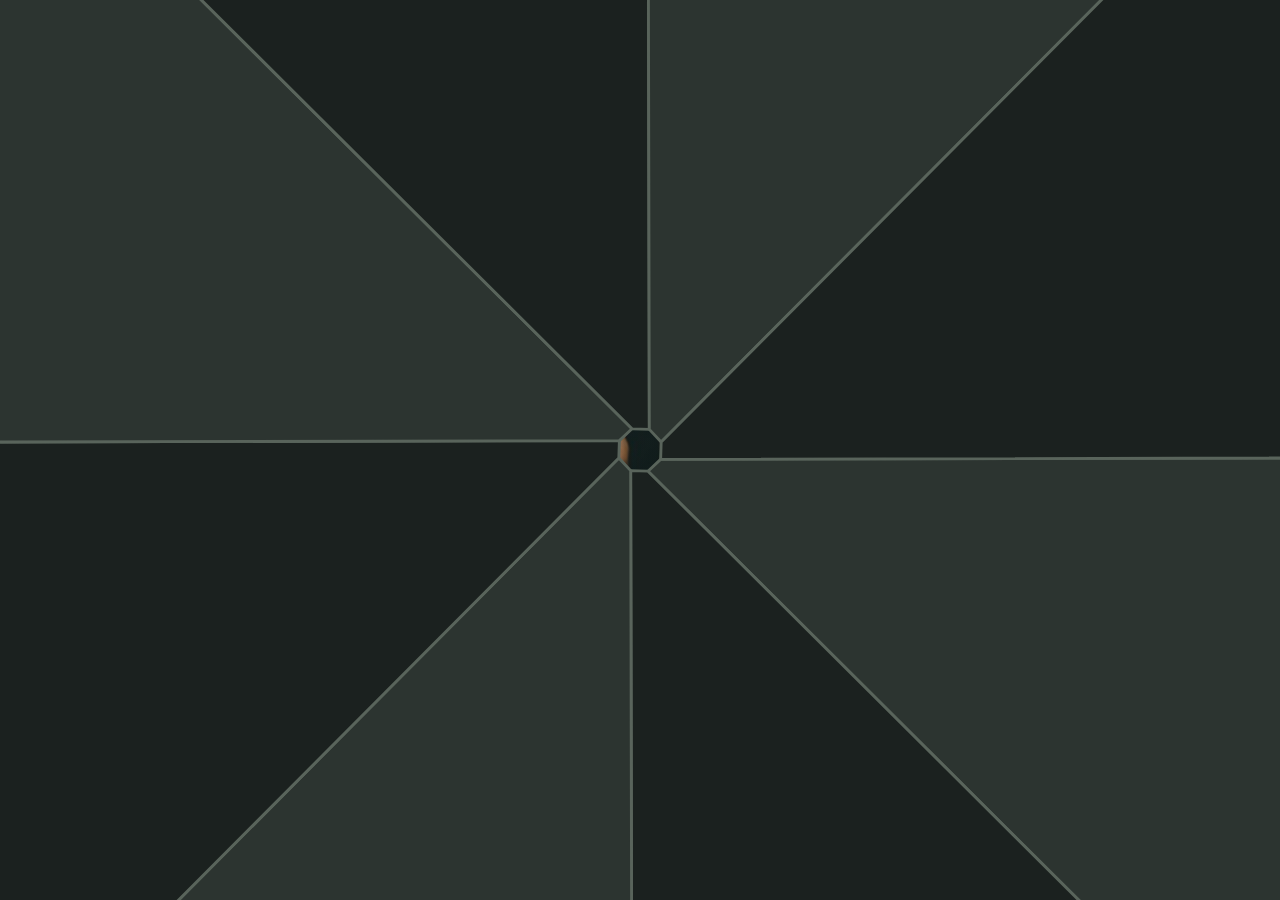
<file: index.html>
<!doctype html>
<html lang="ru">
  <head>
    <meta charset="utf-8" />
    <meta content="width=device-width,initial-scale=1" name="viewport" />
    <meta content="#202222" name="theme-color" />
    <meta content="by.erzhee" name="description" />
    <title>by.erzhee</title>
    <link href="https://fonts.googleapis.com" rel="preconnect" />
    <link
      href="https://fonts.googleapis.com/css2?family=Oswald:wght@500;600;700&amp;family=Manrope:wght@400;500;600;700;800&amp;display=swap"
      rel="stylesheet"
    />
    <link href="assets/css/main.css" rel="stylesheet" />
    <script src="assets/js/intro-bootstrap.js"></script>
  </head>
  <body class="home-page">
    <header id="site-header"></header>
    <!-- Общая шапка для всех страниц. Меняется в assets/js/header.js. -->
    <script src="assets/js/header.js"></script>
    <main id="main">
      <section class="hero" id="home">
        <div aria-label="Коллажи проектов" class="hero-collages">
          <noscript>
            <img
              alt="Портрет из проекта Лица"
              class="collage-fallback"
              src="assets/images/hero.png"
            />
          </noscript>
        </div>
        <div class="hero-shade"></div>
        <p class="eyebrow hero-label">ПОРТФОЛИО / ФОТОГРАФИЯ</p>
        <div class="hero-copy">
          <h1>ЛЮДИ.<br /><span>И ИХ ИСТОРИИ.</span></h1>
          <p class="hero-description">
            Снимаю портреты, концерты и повседневную жизнь. Здесь — избранные серии и отдельные
            кадры.
          </p>
          <a class="button" href="works.html">СМОТРЕТЬ РАБОТЫ</a>
        </div>
        <span class="corner tl"></span>
        <span class="corner br"></span>
        <div class="hero-bottom">
          <a class="current-project" data-current-project="" href="project-faces.html">
            <small>В КАДРЕ /</small><span data-current-title="">ЛИЦА</span>
          </a>
          <div class="collage-controls">
            <span data-collage-count="">01 / 03</span>
            <div aria-label="Выбор проекта" class="collage-dots" role="group"></div>
            <button aria-label="Предыдущий коллаж" data-collage-prev="" type="button"></button>
            <button aria-label="Приостановить смену коллажей" data-collage-pause="" type="button"></button>
            <button aria-label="Следующий коллаж" data-collage-next="" type="button"></button>
          </div>
        </div>
      </section>
    </main>
    <script src="assets/js/app.js"></script>
    <script src="assets/js/intro.js"></script>
    <script src="assets/js/projects.js"></script>
    <script src="assets/js/collage.js"></script>
  </body>
</html>
</file>
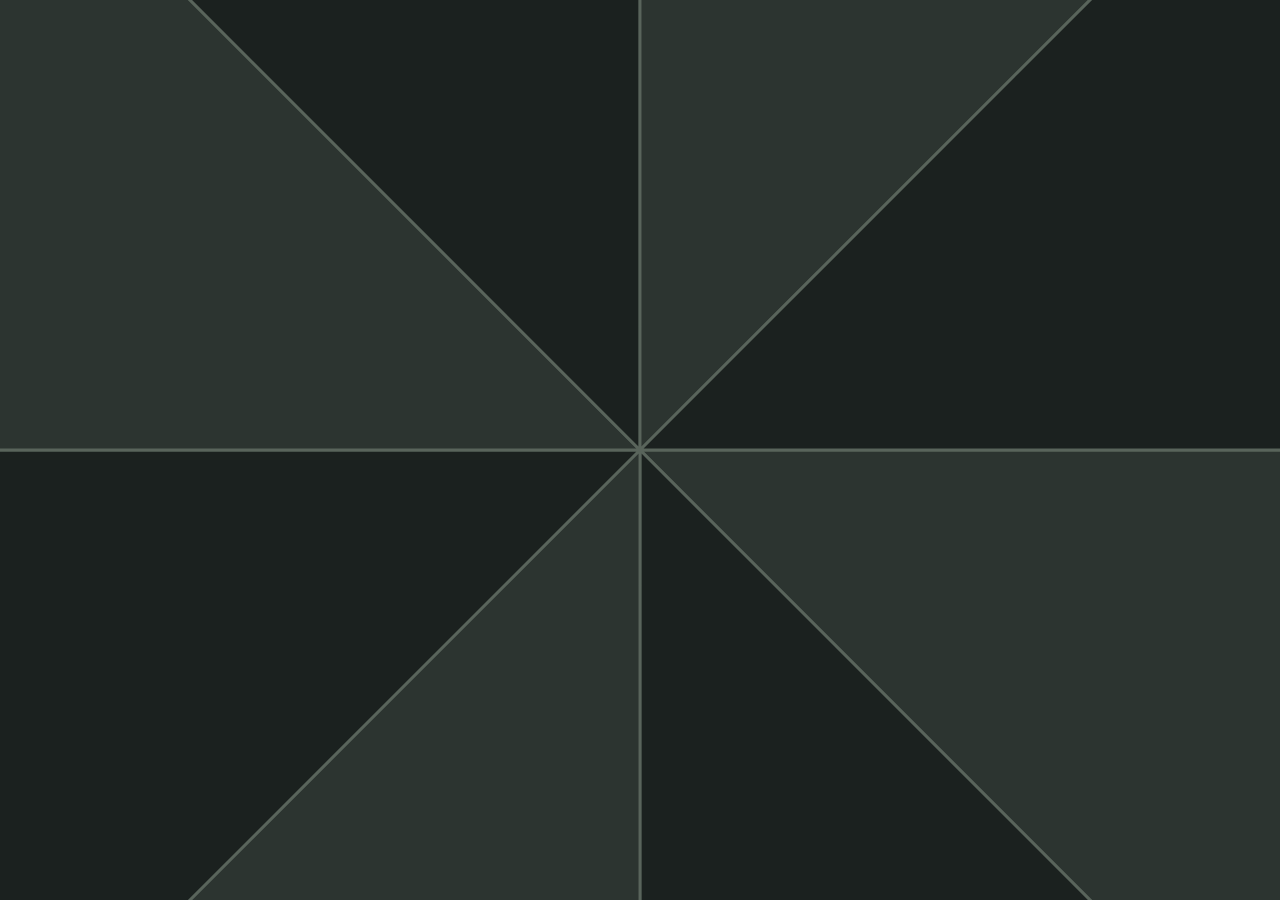
<file: about.html>
<!doctype html>
<html lang="ru">
  <head>
    <meta charset="utf-8" />
    <meta content="width=device-width,initial-scale=1" name="viewport" />
    <meta content="#202222" name="theme-color" />
    <meta
      content="by.erzhee — портреты, музыка и истории. Авторское портфолио фотографа."
      name="description"
    />
    <title>Об авторе — by.erzhee</title>
    <link href="https://fonts.googleapis.com" rel="preconnect" />
    <link
      href="https://fonts.googleapis.com/css2?family=Oswald:wght@500;600;700&amp;family=Manrope:wght@400;500;600;700;800&amp;display=swap"
      rel="stylesheet"
    />
    <link href="assets/css/main.css" rel="stylesheet" />
    <script src="assets/js/intro-bootstrap.js"></script>
  </head>
  <body class="about-page">
    <header id="site-header"></header>
    <!-- Общая шапка для всех страниц. Меняется в assets/js/header.js. -->
    <script src="assets/js/header.js"></script>
    <main id="main">
      <section class="about section" id="about">
        <div class="about-visual">
          <img alt="Портрет в контрастном свете" loading="lazy" src="assets/images/hero.png" />
          <span class="image-note">ЛЮДИ / СВЕТ / НАБЛЮДЕНИЯ</span>
        </div>
        <div class="about-copy">
          <p class="eyebrow orange">01 / ЗА КАДРОМ</p>
          <h2>О МОЕЙ<br /><em>ФОТОГРАФИИ.</em></h2>
          <p>
            Мне интересно замечать людей: как меняется их взгляд, как они двигаются и чувствуют себя
            в пространстве. В портретах я ищу естественность, в репортаже — живой момент.
          </p>
          <p class="muted">
            В этом портфолио собраны разные стороны моего взгляда: портретные съёмки, концерты и
            городские истории. Для меня каждая серия начинается с внимания к человеку и свету.
          </p>
          <a class="text-link" href="contact.html">ОБСУДИТЬ СЪЁМКУ</a>
        </div>
      </section>
    </main>
    <script src="assets/js/app.js"></script>
    <script src="assets/js/intro.js"></script>
    <script src="assets/js/projects.js"></script>
    <script src="assets/js/collage.js"></script>
  </body>
</html>
</file>
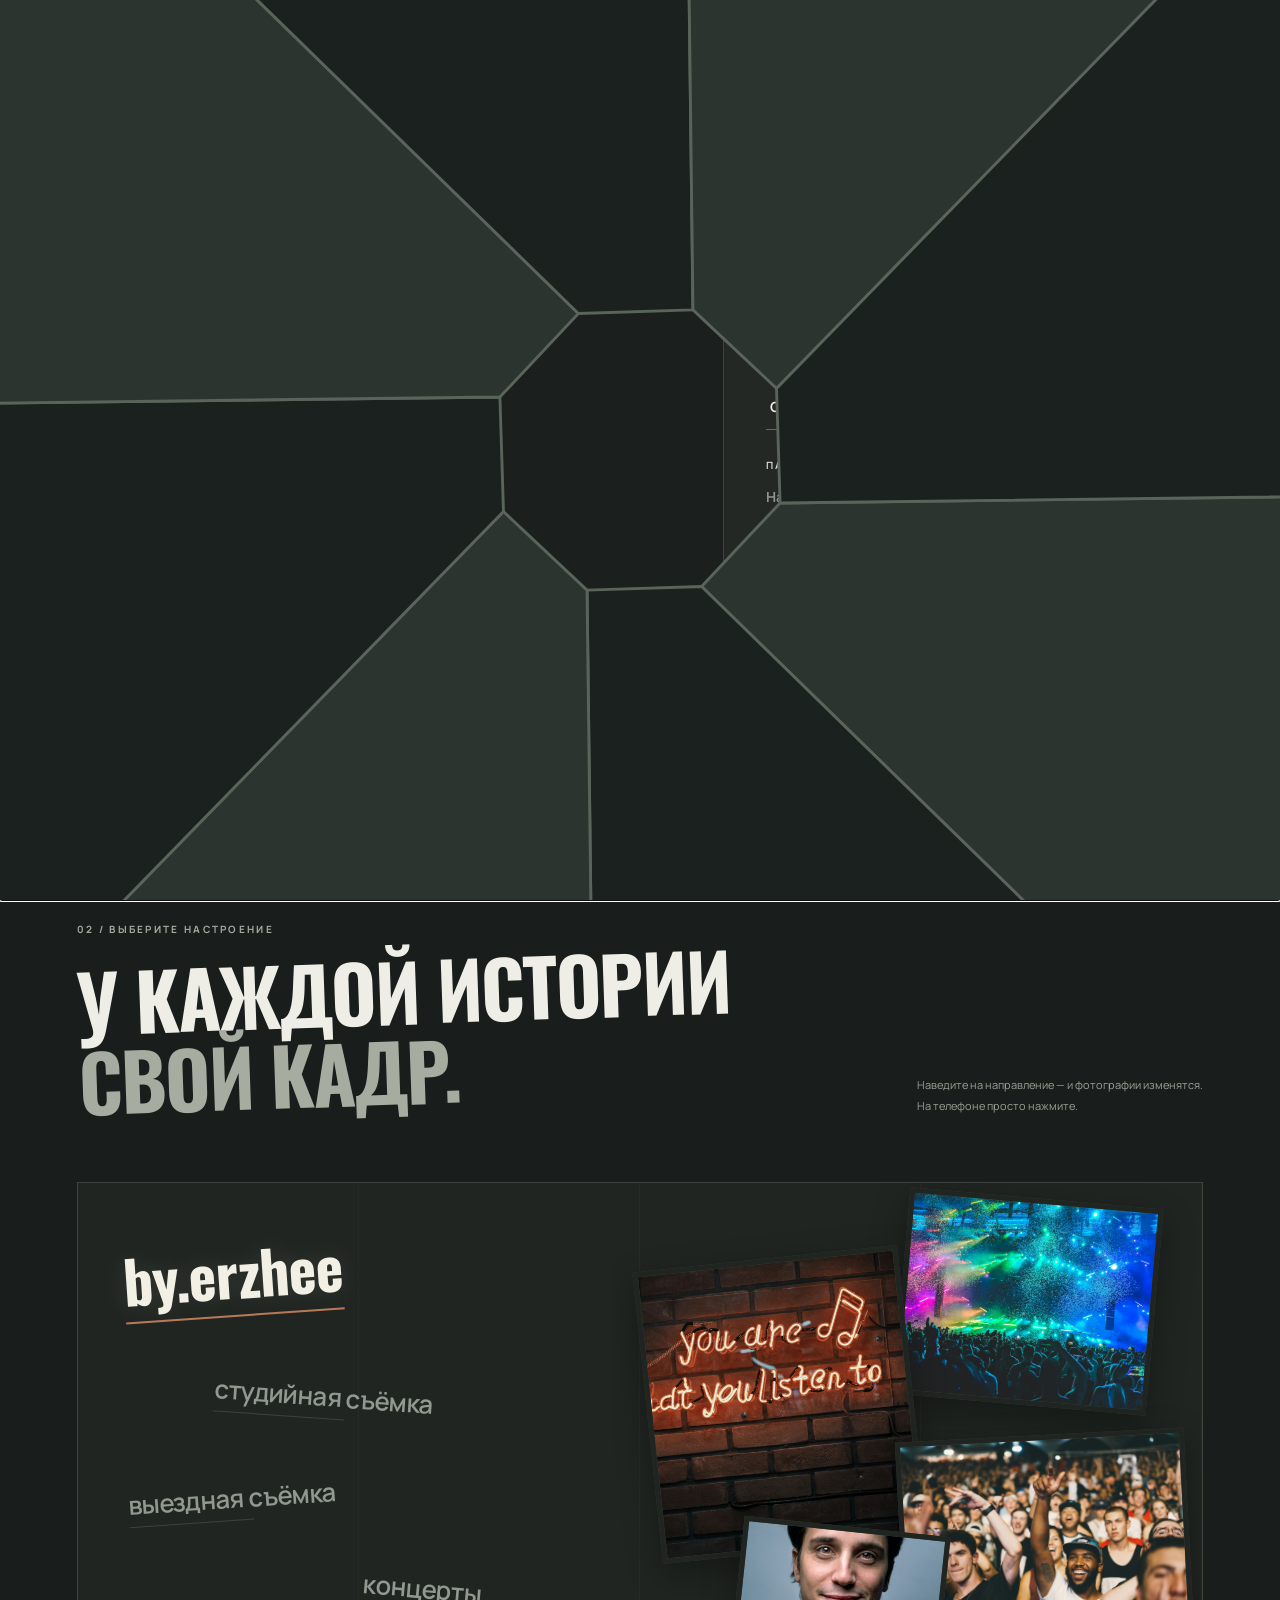
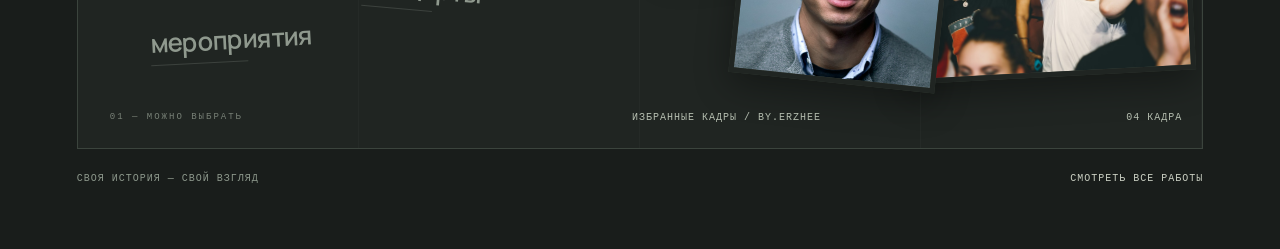
<file: contact.html>
<!doctype html>
<html lang="ru">
  <head>
    <meta charset="utf-8" />
    <meta name="viewport" content="width=device-width,initial-scale=1" />
    <meta name="theme-color" content="#191b1a" />
    <meta
      name="description"
      content="Обсудить съёмку с by.erzhee: студийные и выездные истории, концерты и мероприятия."
    />
    <title>Обсудить съёмку — by.erzhee</title>
    <link href="https://fonts.googleapis.com" rel="preconnect" />
    <link
      href="https://fonts.googleapis.com/css2?family=Oswald:wght@500;600;700&amp;family=Manrope:wght@400;500;600;700;800&amp;display=swap"
      rel="stylesheet"
    />
    <link href="assets/css/main.css" rel="stylesheet" />
    <script src="assets/js/intro-bootstrap.js"></script>
  </head>
  <body class="contact-page">
    <header id="site-header"></header>
    <script src="assets/js/header.js"></script>
    <main id="main">
      <section class="contact section" id="contact">
        <div class="contact-copy">
          <p class="eyebrow">01 / НАЧАЛО ИСТОРИИ</p>
          <h1>ЕСТЬ<br />ИДЕЯ<span class="contact-question">?</span></h1>
          <p class="contact-lead">
            Расскажите, что хочется сохранить в кадре. Иногда для начала достаточно пары слов.
          </p>
          <div class="contact-side-note">
            <span class="contact-small-dot" aria-hidden="true"></span> Давайте придумаем что-то вместе.
          </div>
        </div>
        <form id="brief" class="contact-brief">
          <div class="brief-heading">
            <span>НЕБОЛЬШОЙ БРИФ</span>
            <span>01 — 03</span>
          </div>
          <label>
            КАК ВАС ЗОВУТ
            <input
              autocomplete="name"
              maxlength="100"
              name="name"
              placeholder="Ваше имя"
              required
            />
          </label>
          <label>
            ФОРМАТ СЪЁМКИ
            <select name="type" data-brief-categories aria-label="Формат съёмки">
              <option>Студийная съёмка</option>
              <option>Выездная съёмка</option>
              <option>Концерты</option>
              <option>Мероприятия</option>
              <option>Пока не знаю</option>
            </select>
          </label>
          <label>
            ПАРА СЛОВ ОБ ИДЕЕ
            <textarea
              maxlength="3000"
              name="idea"
              placeholder="Настроение, место, желаемая дата…"
              required
              rows="3"
            ></textarea>
          </label>
          <button class="button" type="submit">СОХРАНИТЬ БРИФ</button>
          <p class="form-note">
            Бриф сохранится на вашем устройстве. Отправка фотографу пока не подключена.
          </p>
          <p id="form-status" role="status"></p>
        </form>
      </section>
      <section class="shoot-explorer section" aria-labelledby="shoot-explorer-heading">
        <div class="shoot-explorer-heading">
          <div>
            <p class="eyebrow">02 / ВЫБЕРИТЕ НАСТРОЕНИЕ</p>
            <h2 id="shoot-explorer-heading">У КАЖДОЙ ИСТОРИИ<br /><span>СВОЙ КАДР.</span></h2>
          </div>
          <p class="shoot-explorer-hint">
            Наведите на направление — и фотографии изменятся.<br />На телефоне просто нажмите.
          </p>
        </div>
        <div class="shoot-explorer-stage" data-shoot-explorer>
          <div
            class="shoot-explorer-words"
            data-explorer-words
            role="group"
            aria-label="Предпросмотр съёмок"
          >
            <!-- Названия добавляются из assets/js/projects.js -->
          </div>
          <div class="shoot-explorer-visual">
            <div
              class="shoot-explorer-photos"
              data-explorer-photos
              aria-label="Подборка фотографий"
            >
            </div>
            <div class="shoot-explorer-image-label">
              <span data-explorer-caption>ИЗБРАННЫЕ КАДРЫ</span>
              <span data-explorer-count>01 / 04</span>
            </div>
          </div>
        </div>
        <div class="shoot-explorer-end">
          <span>СВОЯ ИСТОРИЯ — СВОЙ ВЗГЛЯД</span>
          <a href="works.html">СМОТРЕТЬ ВСЕ РАБОТЫ</a>
        </div>
        <noscript>
          <p>Чтобы увидеть подборки по категориям, включите JavaScript в браузере.</p>
        </noscript>
      </section>
    </main>
    <script src="assets/js/app.js"></script>
    <script src="assets/js/intro.js"></script>
    <script src="assets/js/projects.js"></script>
    <script src="assets/js/contact-showcase.js"></script>
  </body>
</html>
</file>
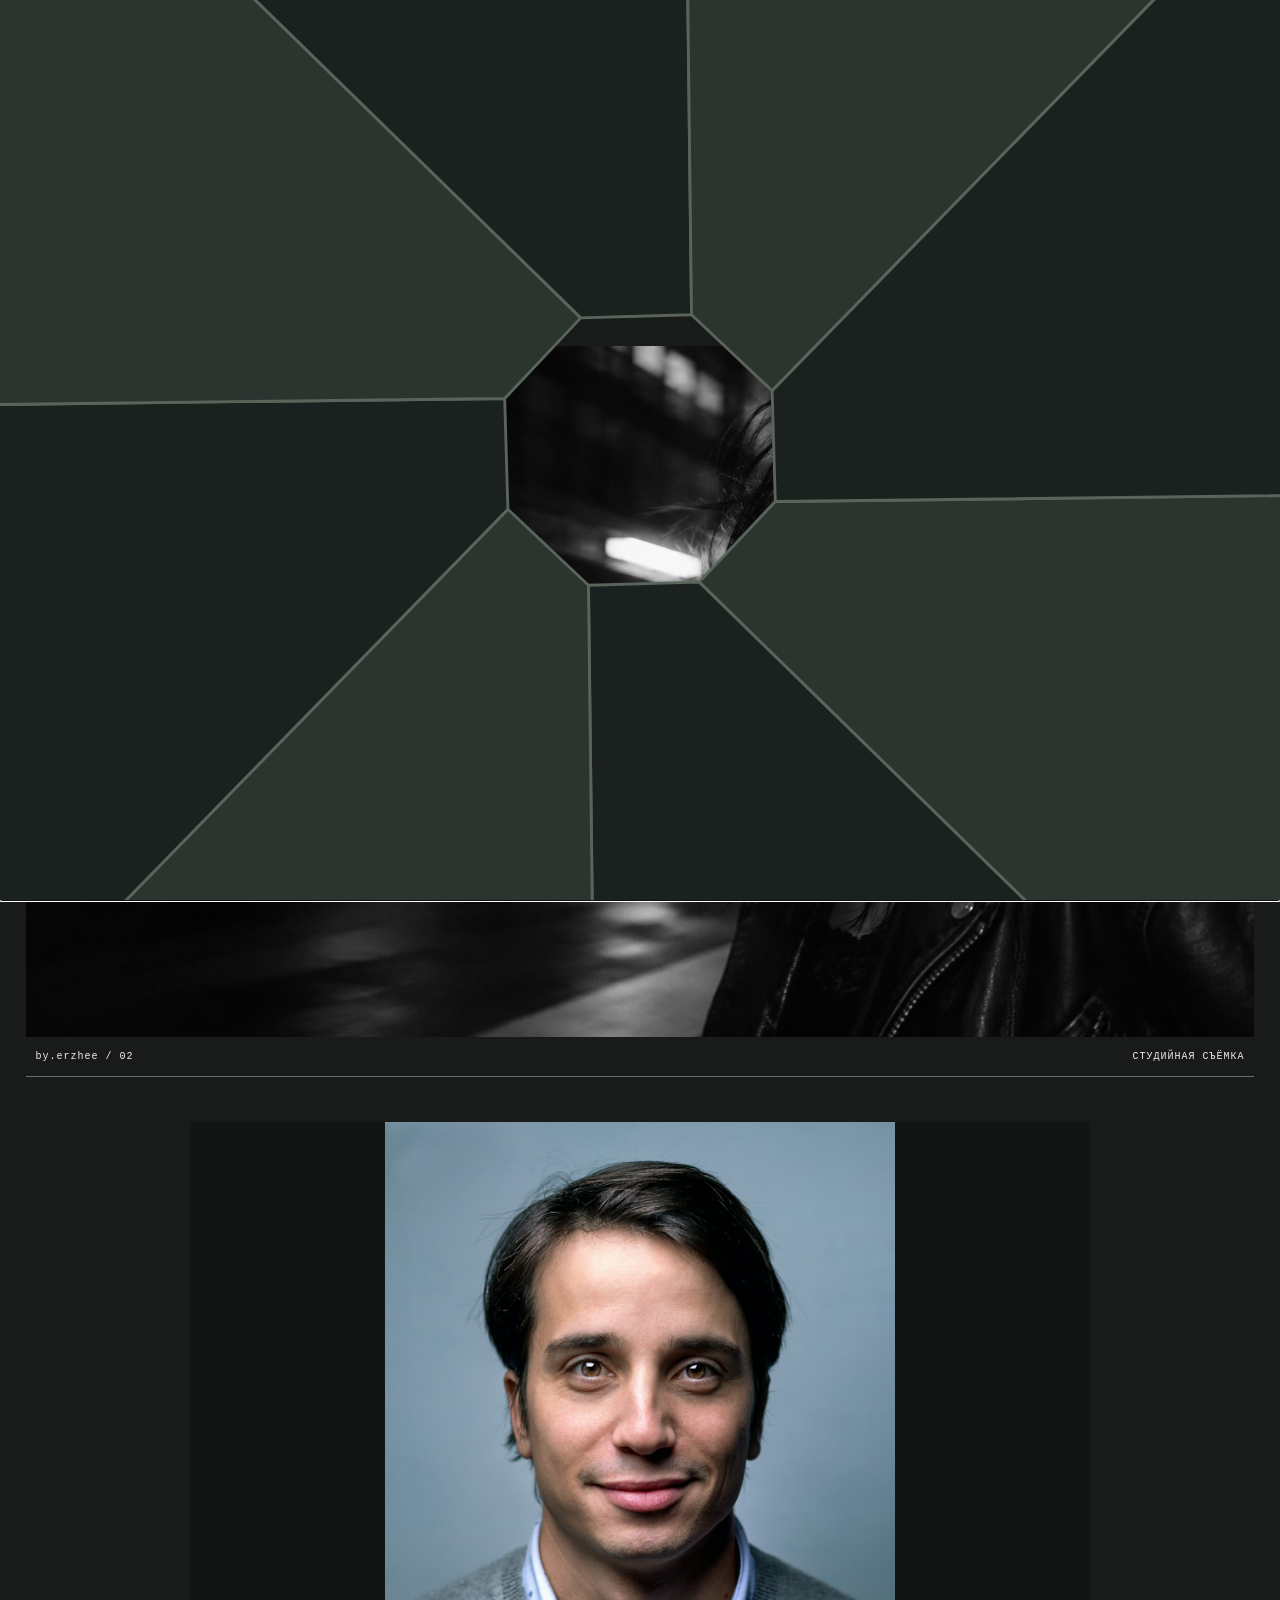
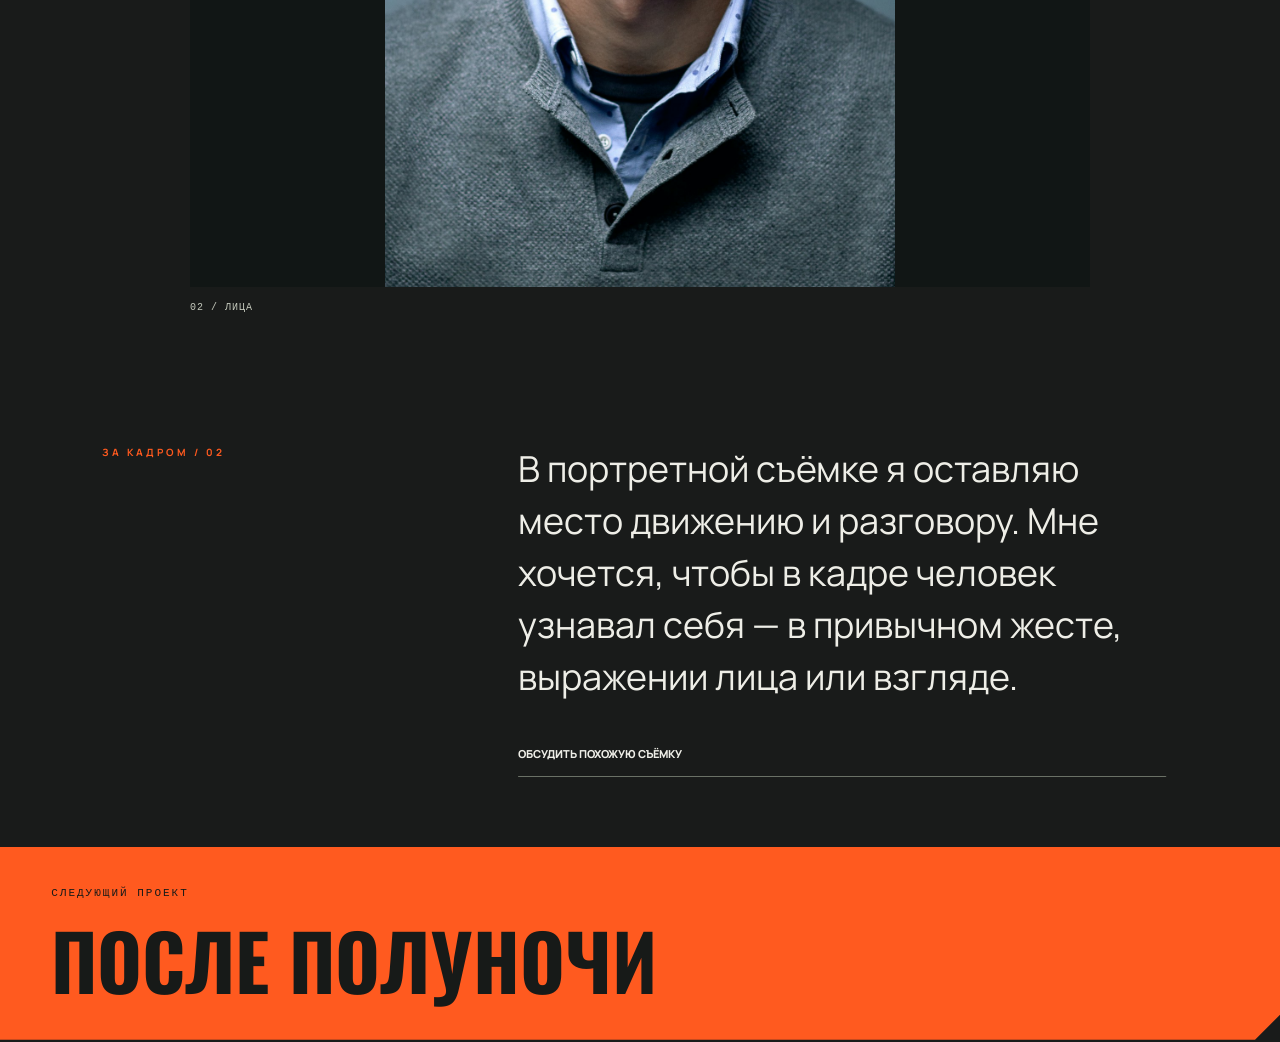
<file: project-faces.html>
<!doctype html>
<html lang="ru">
  <head>
    <meta charset="utf-8" />
    <meta content="width=device-width,initial-scale=1" name="viewport" />
    <meta content="#202222" name="theme-color" />
    <meta content="Фотопроект by.erzhee" name="description" />
    <title>Проект — by.erzhee</title>
    <link href="https://fonts.googleapis.com" rel="preconnect" />
    <link
      href="https://fonts.googleapis.com/css2?family=Oswald:wght@500;600;700&amp;family=Manrope:wght@400;500;600;700;800&amp;display=swap"
      rel="stylesheet"
    />
    <link href="assets/css/main.css" rel="stylesheet" />
    <script src="assets/js/intro-bootstrap.js"></script>
  </head>
  <body class="detail-page">
    <header id="site-header"></header>
    <script src="assets/js/header.js"></script>
    <main id="main" data-project-detail data-project-id="faces"></main>
    <script src="assets/js/app.js"></script>
    <script src="assets/js/intro.js"></script>
    <script src="assets/js/projects.js"></script>
    <script src="assets/js/project-page.js"></script>
  </body>
</html>
</file>
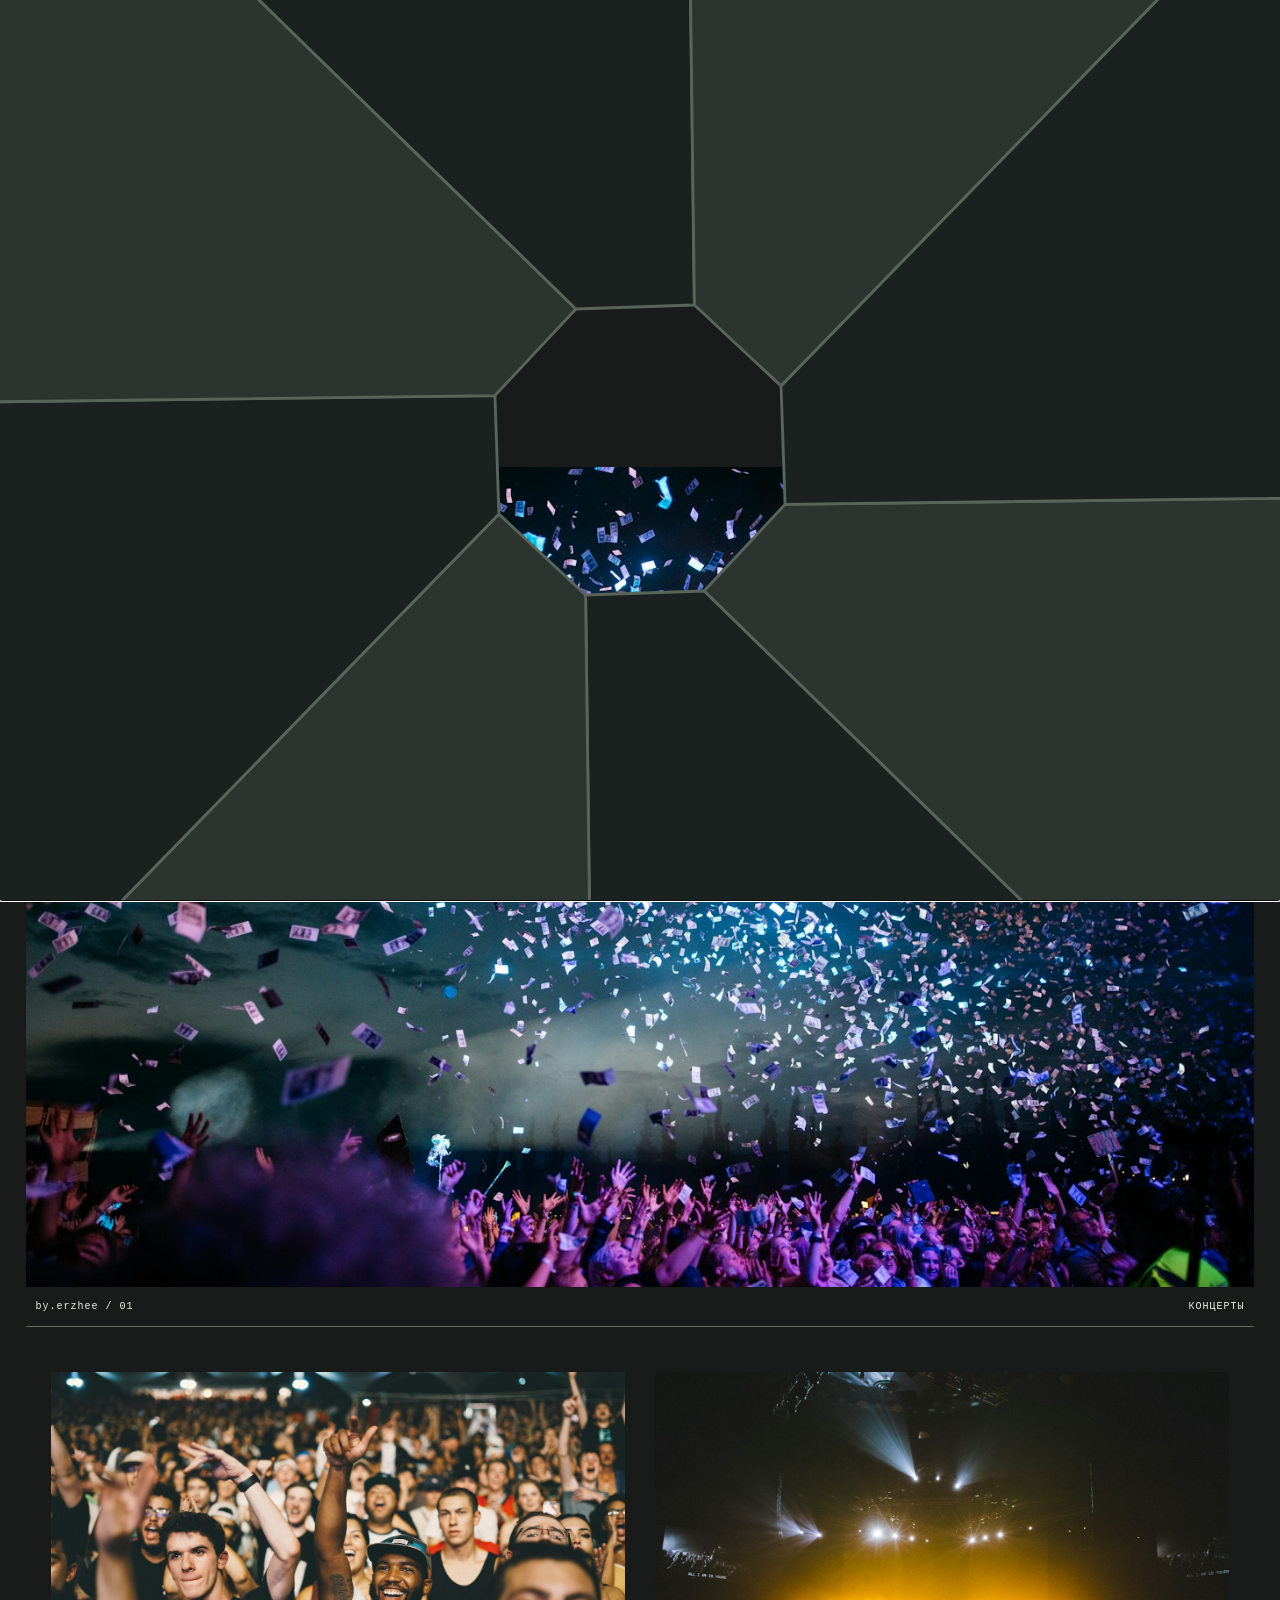
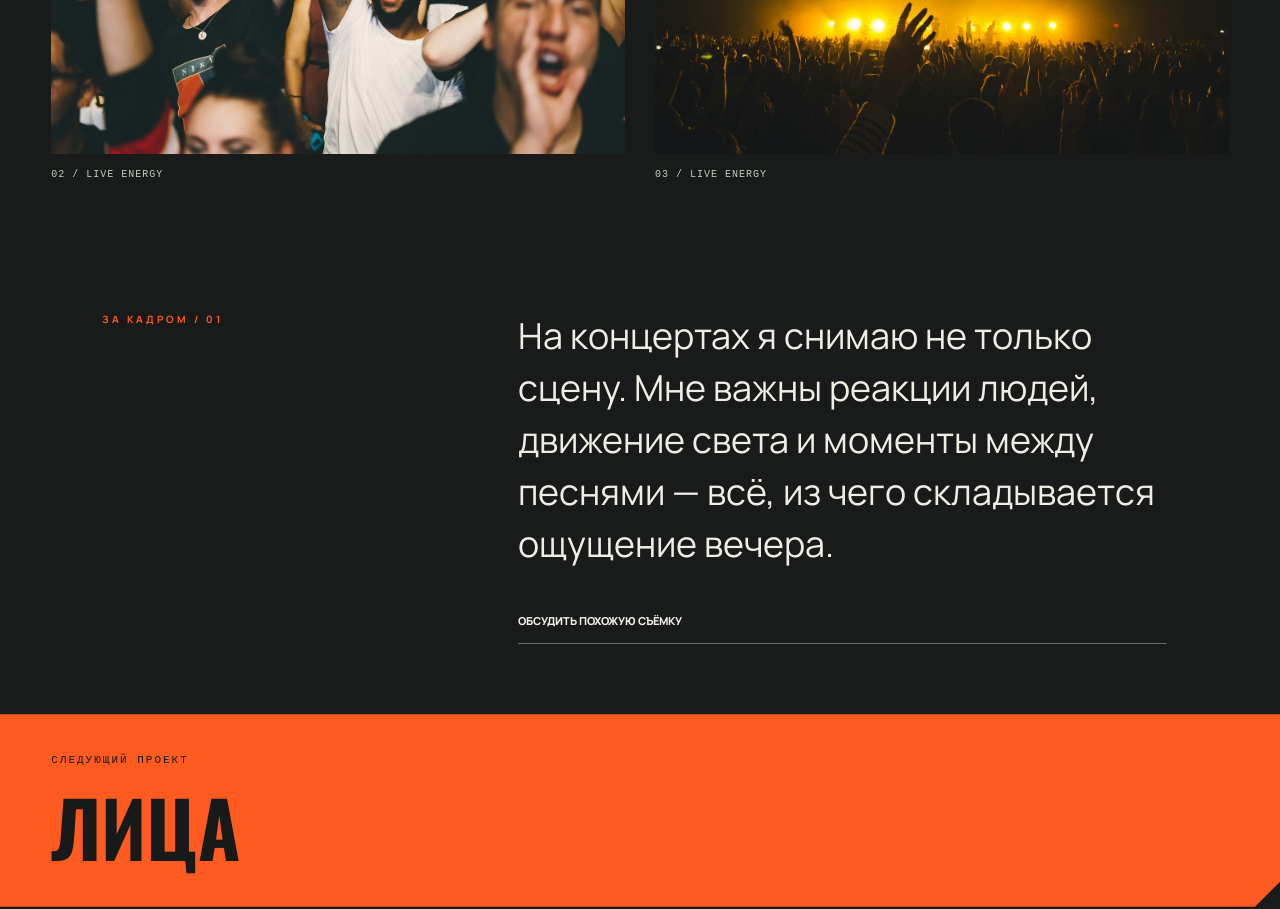
<file: project-live.html>
<!doctype html>
<html lang="ru">
  <head>
    <meta charset="utf-8" />
    <meta content="width=device-width,initial-scale=1" name="viewport" />
    <meta content="#202222" name="theme-color" />
    <meta content="Фотопроект by.erzhee" name="description" />
    <title>Проект — by.erzhee</title>
    <link href="https://fonts.googleapis.com" rel="preconnect" />
    <link
      href="https://fonts.googleapis.com/css2?family=Oswald:wght@500;600;700&amp;family=Manrope:wght@400;500;600;700;800&amp;display=swap"
      rel="stylesheet"
    />
    <link href="assets/css/main.css" rel="stylesheet" />
    <script src="assets/js/intro-bootstrap.js"></script>
  </head>
  <body class="detail-page">
    <header id="site-header"></header>
    <script src="assets/js/header.js"></script>
    <main id="main" data-project-detail data-project-id="live"></main>
    <script src="assets/js/app.js"></script>
    <script src="assets/js/intro.js"></script>
    <script src="assets/js/projects.js"></script>
    <script src="assets/js/project-page.js"></script>
  </body>
</html>
</file>
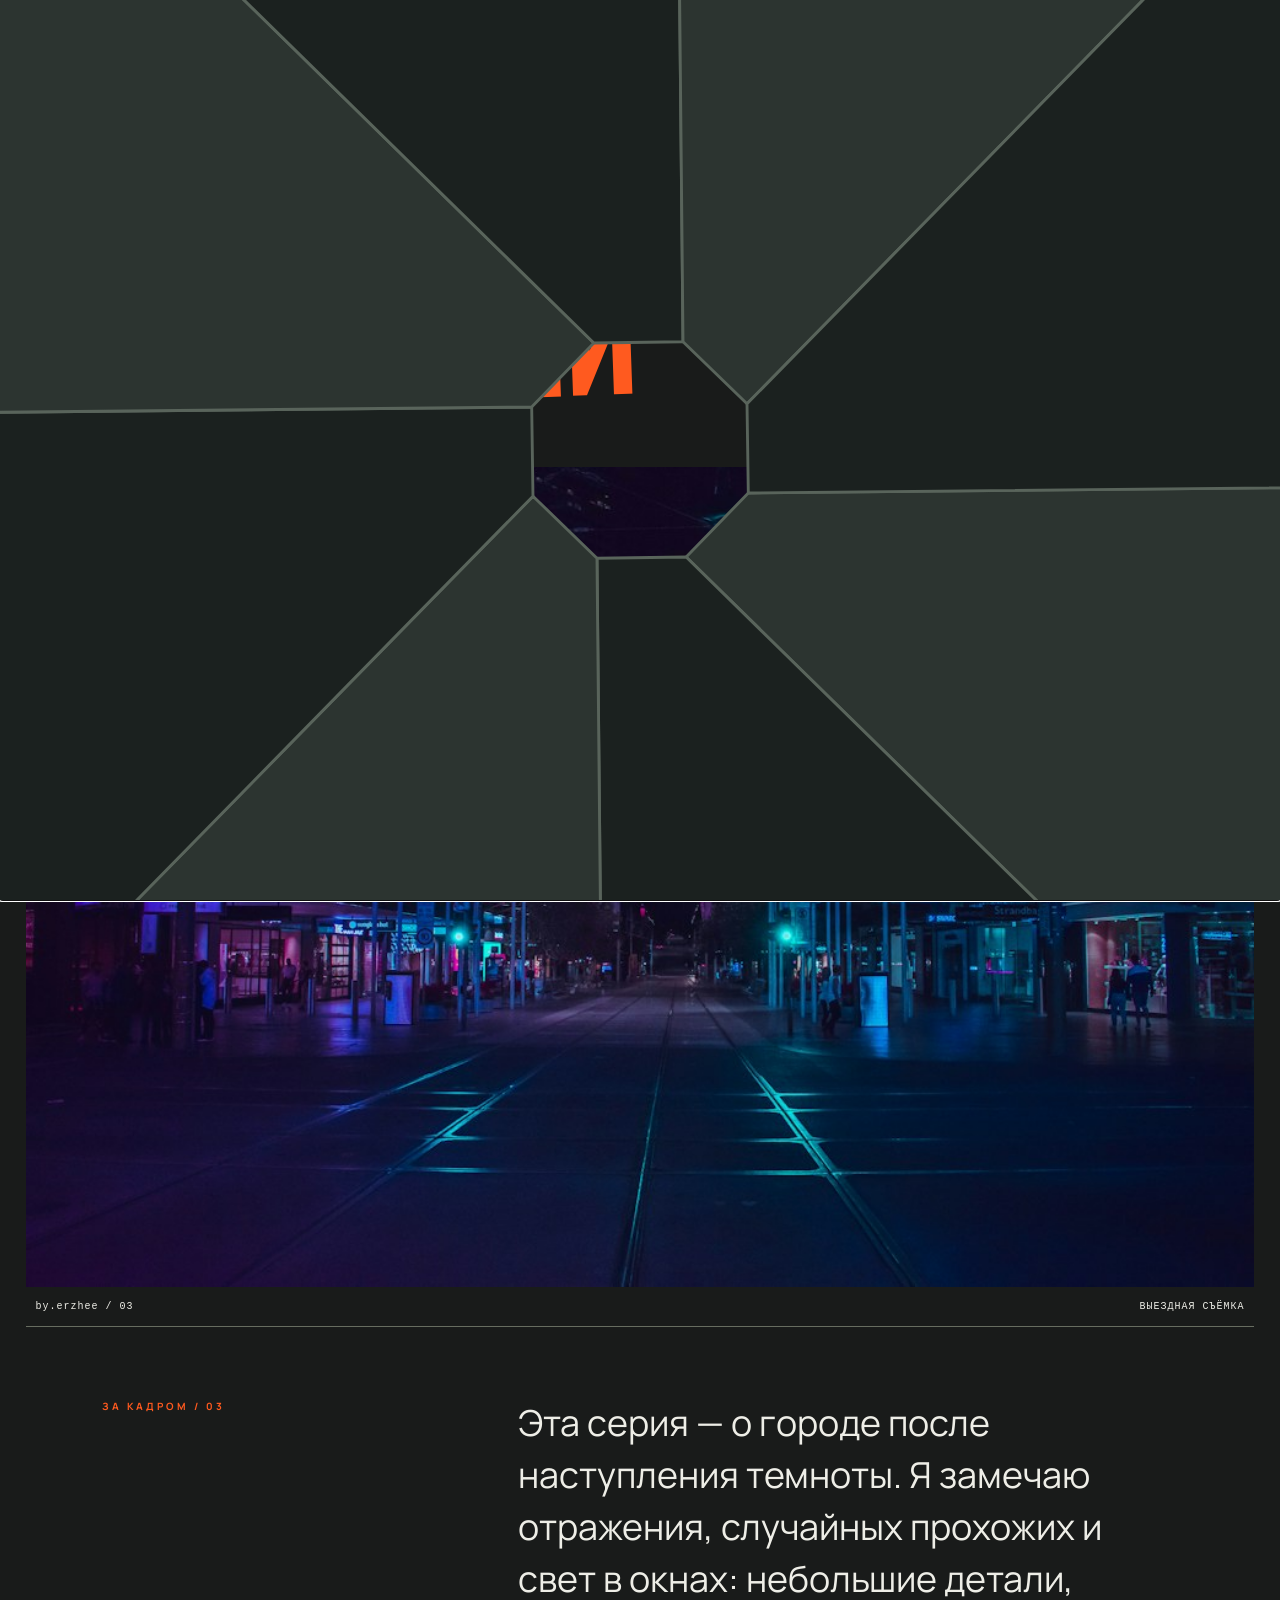
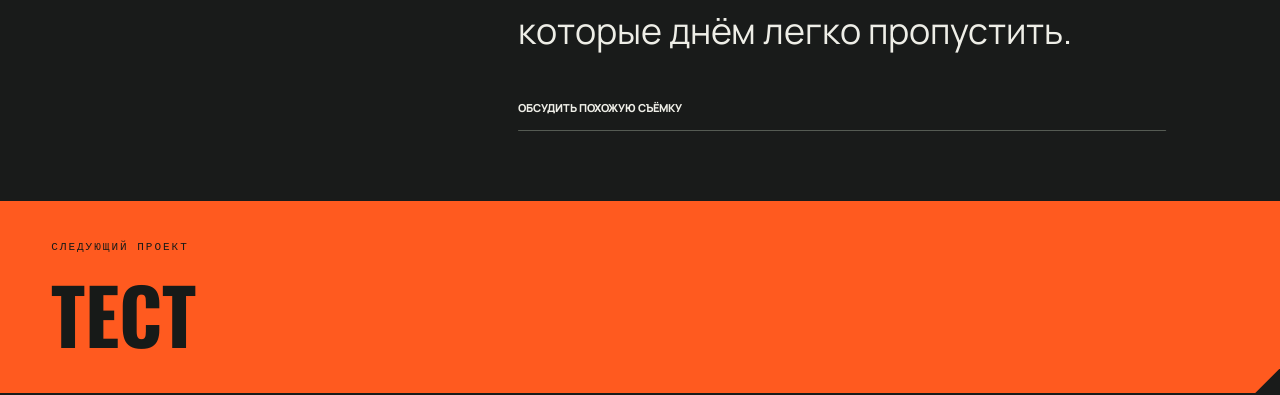
<file: project-night.html>
<!doctype html>
<html lang="ru">
  <head>
    <meta charset="utf-8" />
    <meta content="width=device-width,initial-scale=1" name="viewport" />
    <meta content="#202222" name="theme-color" />
    <meta content="Фотопроект by.erzhee" name="description" />
    <title>Проект — by.erzhee</title>
    <link href="https://fonts.googleapis.com" rel="preconnect" />
    <link
      href="https://fonts.googleapis.com/css2?family=Oswald:wght@500;600;700&amp;family=Manrope:wght@400;500;600;700;800&amp;display=swap"
      rel="stylesheet"
    />
    <link href="assets/css/main.css" rel="stylesheet" />
    <script src="assets/js/intro-bootstrap.js"></script>
  </head>
  <body class="detail-page">
    <header id="site-header"></header>
    <script src="assets/js/header.js"></script>
    <main id="main" data-project-detail data-project-id="night"></main>
    <script src="assets/js/app.js"></script>
    <script src="assets/js/intro.js"></script>
    <script src="assets/js/projects.js"></script>
    <script src="assets/js/project-page.js"></script>
  </body>
</html>
</file>
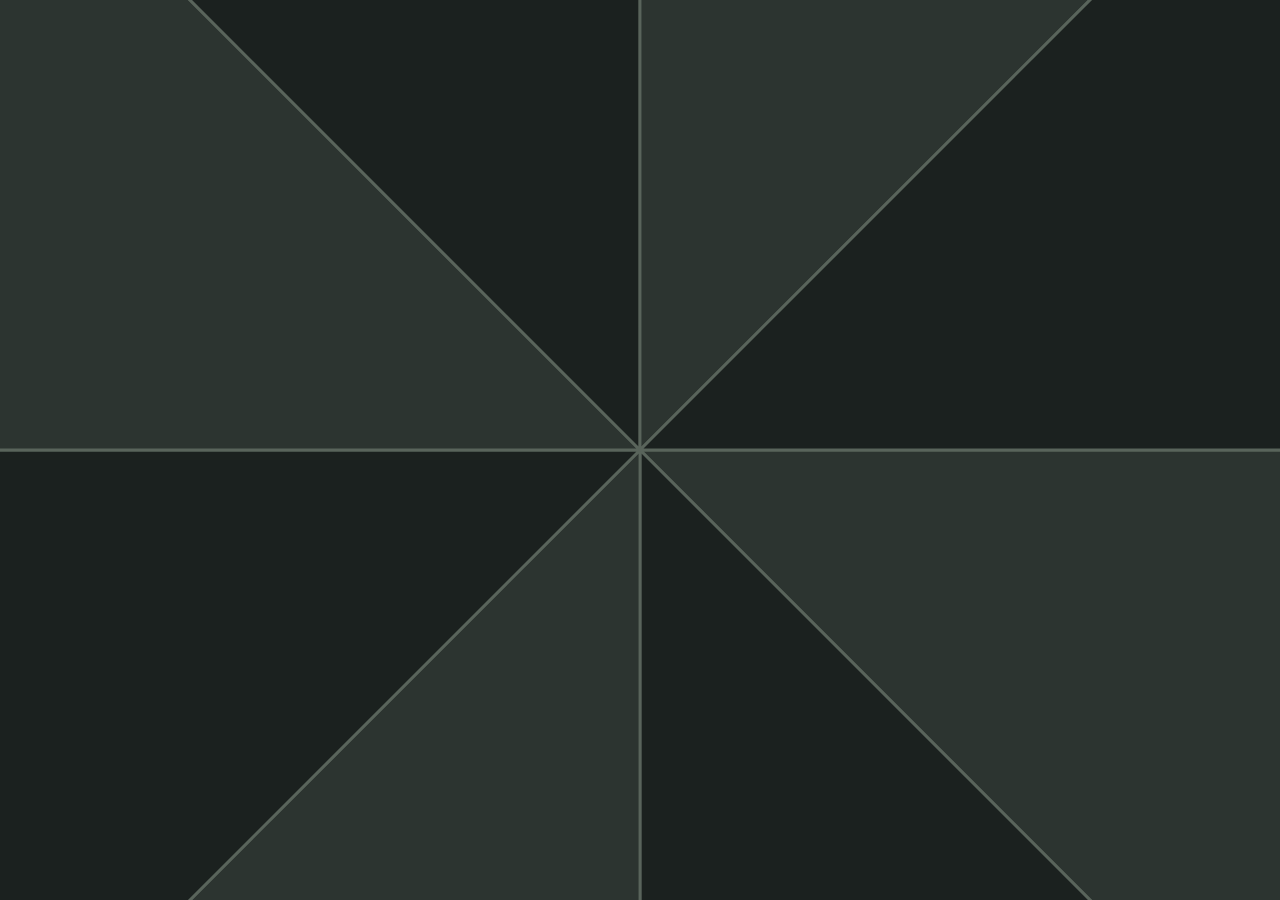
<file: project.html>
<!doctype html>
<html lang="ru">
  <head>
    <meta charset="utf-8" />
    <meta content="width=device-width,initial-scale=1" name="viewport" />
    <meta content="#202222" name="theme-color" />
    <meta content="Фотопроект by.erzhee" name="description" />
    <title>Проект — by.erzhee</title>
    <link href="https://fonts.googleapis.com" rel="preconnect" />
    <link
      href="https://fonts.googleapis.com/css2?family=Oswald:wght@500;600;700&amp;family=Manrope:wght@400;500;600;700;800&amp;display=swap"
      rel="stylesheet"
    />
    <link href="assets/css/main.css" rel="stylesheet" />
    <script src="assets/js/intro-bootstrap.js"></script>
  </head>
  <body class="detail-page">
    <header id="site-header"></header>
    <script src="assets/js/header.js"></script>
    <main id="main" data-project-detail></main>
    <script src="assets/js/app.js"></script>
    <script src="assets/js/intro.js"></script>
    <script src="assets/js/projects.js"></script>
    <script src="assets/js/project-page.js"></script>
  </body>
</html>
</file>
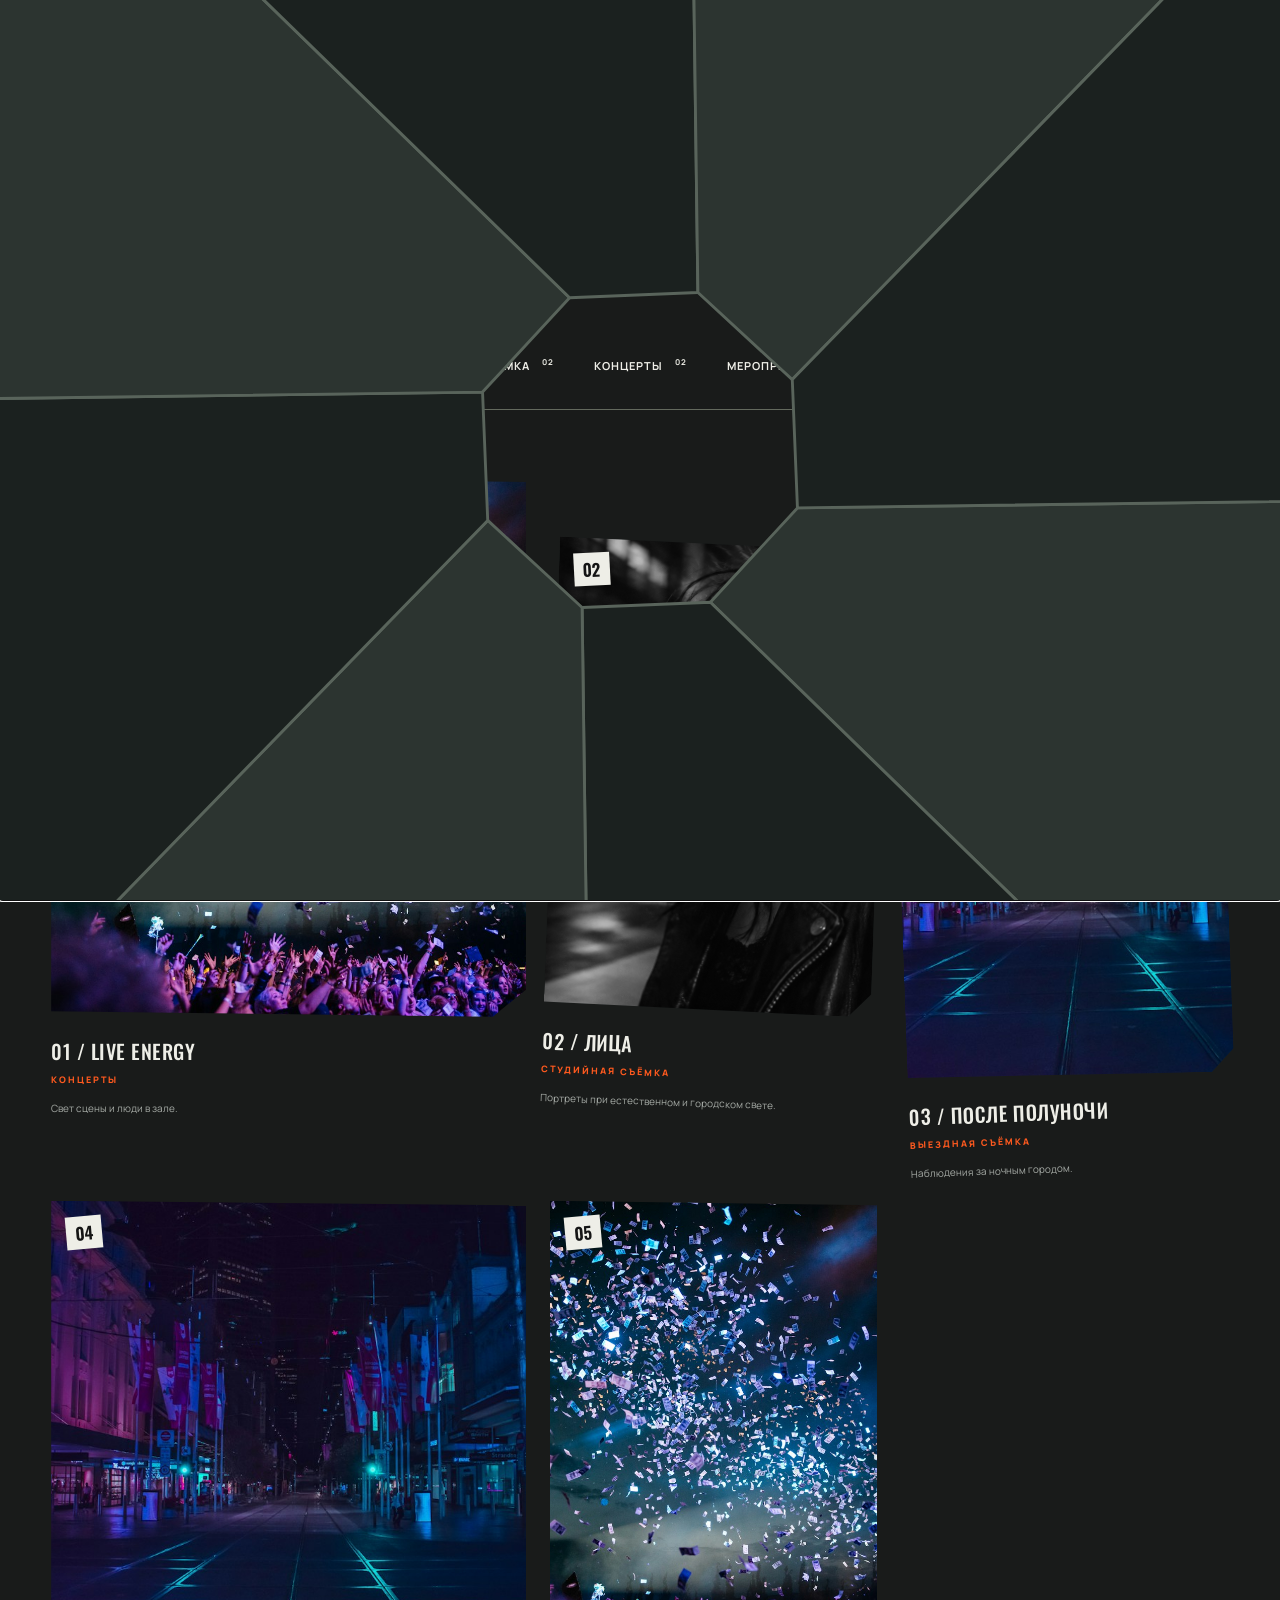
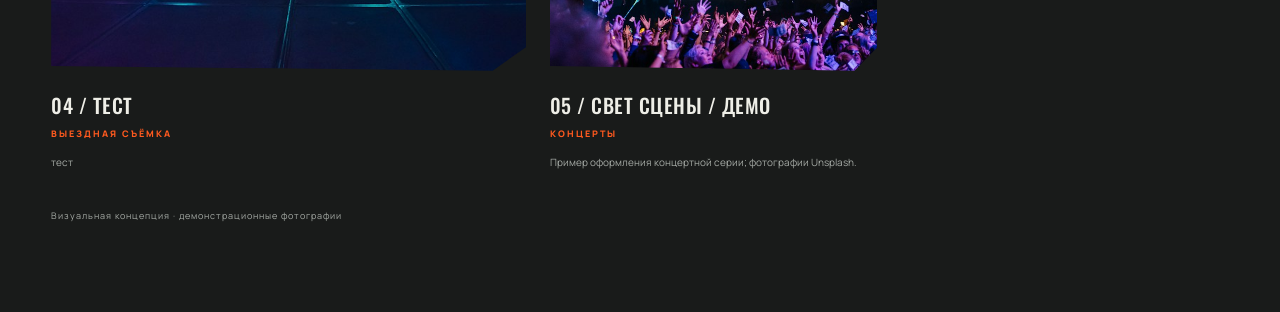
<file: works.html>
<!doctype html>
<html lang="ru">
  <head>
    <meta charset="utf-8" />
    <meta content="width=device-width,initial-scale=1" name="viewport" />
    <meta content="#202222" name="theme-color" />
    <meta
      content="by.erzhee — студийные и выездные съёмки, концерты и мероприятия."
      name="description"
    />
    <title>Работы — by.erzhee</title>
    <link href="https://fonts.googleapis.com" rel="preconnect" />
    <link
      href="https://fonts.googleapis.com/css2?family=Oswald:wght@500;600;700&amp;family=Manrope:wght@400;500;600;700;800&amp;display=swap"
      rel="stylesheet"
    />
    <link href="assets/css/main.css" rel="stylesheet" />
    <script src="assets/js/intro-bootstrap.js"></script>
  </head>
  <body class="works-page">
    <header id="site-header"></header>
    <!-- Общая шапка для всех страниц. Меняется в assets/js/header.js. -->
    <script src="assets/js/header.js"></script>
    <main id="main">
      <section class="works section" id="works">
        <div class="section-heading">
          <h2>ИЗБРАННЫЕ<br /><span class="outline">РАБОТЫ.</span></h2>
          <div class="line"></div>
          <span class="mono">СТУДИЯ / ВЫЕЗДЫ / КОНЦЕРТЫ / СОБЫТИЯ</span>
        </div>
        <!-- Категории и карточки автоматически создаёт assets/js/works.js -->
        <div aria-label="Категории съёмок" class="filters" data-category-filters role="group"></div>
        <p class="category-summary mono" data-category-summary aria-live="polite"></p>
        <div class="gallery" data-project-list></div>
        <p class="empty-category" data-empty-category hidden>
          В ЭТОЙ КАТЕГОРИИ ПОКА НЕТ ПРОЕКТОВ. <span>Здесь появятся новые серии фотографий.</span>
        </p>
        <noscript>
          <p>Для просмотра каталога включите JavaScript в браузере.</p>
        </noscript>
        <p class="demo-note">Визуальная концепция · демонстрационные фотографии</p>
      </section>
    </main>
    <script src="assets/js/app.js"></script>
    <script src="assets/js/intro.js"></script>
    <script src="assets/js/projects.js"></script>
    <script src="assets/js/works.js"></script>
  </body>
</html>
</file>
<file: assets/css/main.css>
/* Порядок подключения важен: последующие файлы уточняют базовые стили.
   Цвета и финальное оформление удобнее менять в 05-theme.css. */

@import url("01-base.css");

@import url("02-pages.css");

@import url("03-intro.css");

@import url("04-collages.css");

@import url("05-theme.css");

@import url("06-catalog.css");

@import url("07-contact.css");

@import url("08-responsive.css");
</file>
